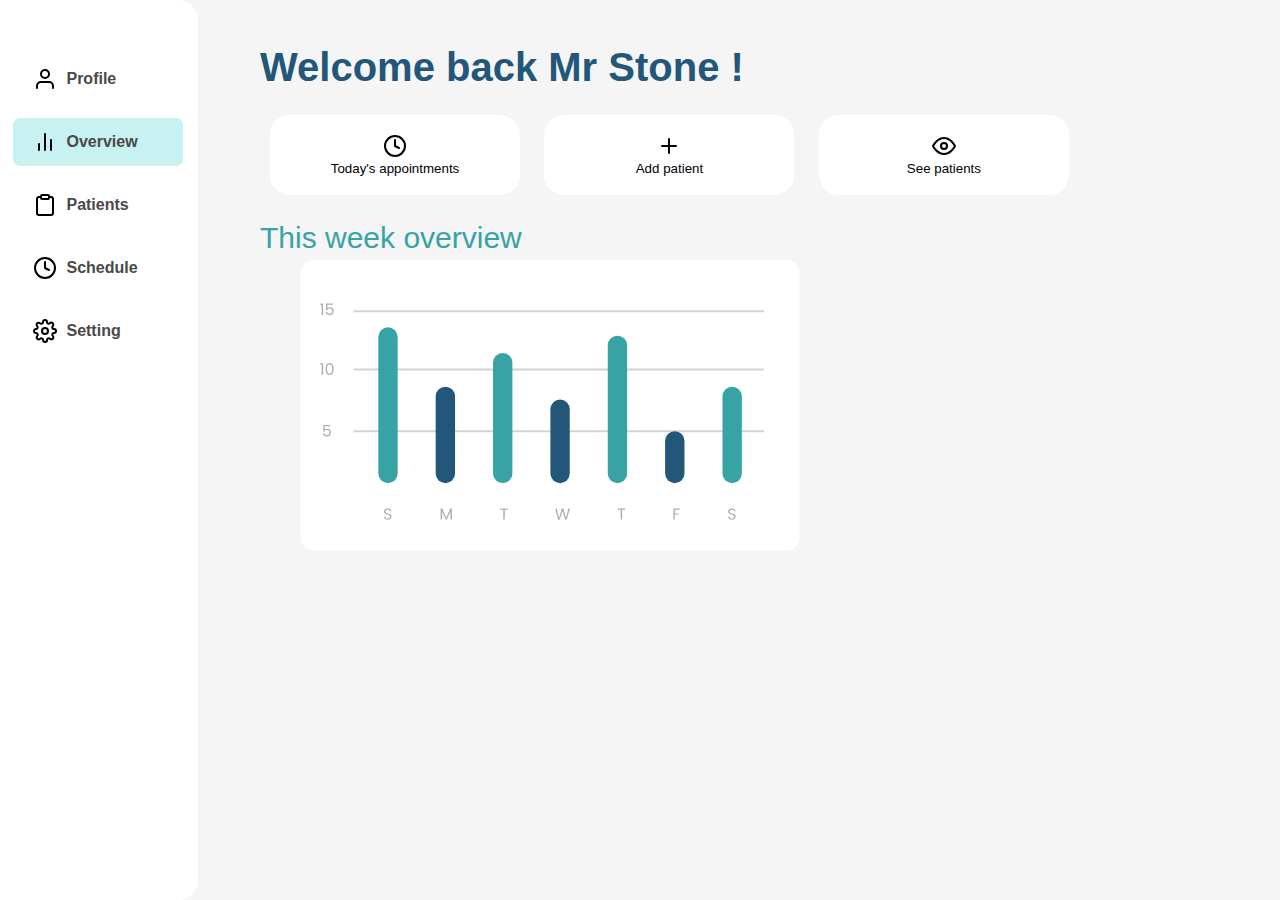
<file: index.html>
<!DOCTYPE html>
<html lang="en">
<head>
    <meta charset="UTF-8">
    <meta http-equiv="X-UA-Compatible" content="IE=edge">
    <meta name="viewport" content="width=device-width, initial-scale=1.0">
    <link rel="stylesheet" href="style.css">
    <title>Overview</title>
</head>
<body>
    <div class="global-container">
        <nav class="side-nav">
            <a href="./profile.html" class="bloc-link">
                <img src="svg/user.svg">
                <span class="nav-links">Profile</span>
            </a>
            <a href="#" class="bloc-link over">
                <img src="svg/bar-chart-2.svg">
                <span class="nav-links">Overview</span>
            </a>
            <a href="./Patients.html" class="bloc-link">
                <img src="svg/clipboard.svg">
                <span class="nav-links">Patients</span>
            </a>
            <a href="./Schedule.html" class="bloc-link">
                <img src="svg/clock.svg">
                <span class="nav-links">Schedule</span>
            </a>
            <a href="#" class="bloc-link">
                <img src="svg/setting.svg">
                <span class="nav-links">Setting</span>
            </a>
        </nav>
        <div class="main">
            <h1>Welcome back Mr Stone !</h1>
            <div class="btns">
                <button class="btn">
                    <img src="svg/clock.svg">
                    <p>Today's appointments</p>
                </button>
                <button class="btn">
                    <img src="svg/plus.svg">
                    <p>Add patient</p>
                </button>
                <button class="btn">
                    <img src="svg/eye.svg">
                    <p>See patients</p>
                </button>
            </div>
            <h2>This week overview</h2>
            <img src="svg/graph.svg" class="graph">
        </div>
    </div>
    <script src="app.js"></script>
</body>
</html>
</file>
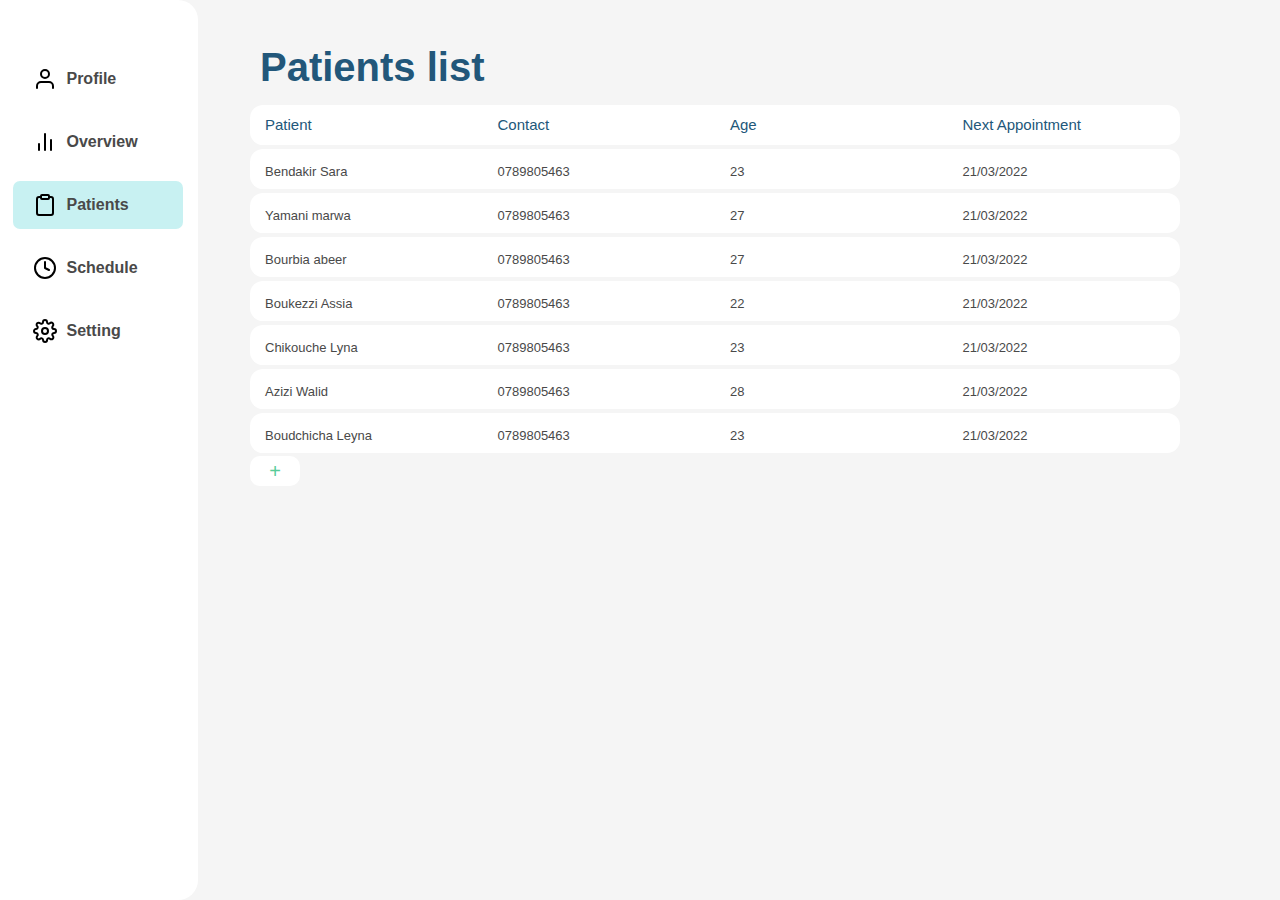
<file: Patients.html>
<!DOCTYPE html>
<html lang="en">
<head>
    <meta charset="UTF-8">
    <meta http-equiv="X-UA-Compatible" content="IE=edge">
    <meta name="viewport" content="width=device-width, initial-scale=1.0">
    <title>Patients</title>
    <link rel="stylesheet" href="style.css">
</head>
<body>
    
    <div class="global-container-patient">
        <nav class="side-nav">
            <a href="./profile.html" class="bloc-link">
                <img src="svg/user.svg">
                <span class="nav-links">Profile</span>
            </a>
            <a href="./index.html" class="bloc-link">
                <img src="svg/bar-chart-2.svg">
                <span class="nav-links">Overview</span>
            </a>
            <a href="#" class="bloc-link pat">
                <img src="svg/clipboard.svg">
                <span class="nav-links">Patients</span>
            </a>
            <a href="./Schedule.html" class="bloc-link">
                <img src="svg/clock.svg">
                <span class="nav-links">Schedule</span>
            </a>
            <a href="#" class="bloc-link">
                <img src="svg/setting.svg">
                <span class="nav-links">Setting</span>
            </a>
        </nav>
        <div class="list">
            <h1 class="titre-list">Patients list</h1>
            <div class="table">
                <p class="table-title">Patient</p>
                <p class="table-title">Contact</p>
                <p class="table-title">Age</p> 
                <p class="table-title">Next Appointment</p> 
            </div>
    
            <div class="table-results">
                <div class="table-item">
                    <p class="Patient">Bendakir Sara</p>
                    <p class="Contact">0789805463</p>
                    <p class="Age">23</p>
                    <p class="Apppoitment">21/03/2022</p>
                </div>
                <div class="table-item">
                    <p class="Patient">Yamani marwa</p>
                    <p class="Contact">0789805463</p>
                    <p class="Age">27</p>
                    <p class="Apppoitment">21/03/2022</p>
                </div>
                <div class="table-item">
                    <p class="Patient">Bourbia abeer</p>
                    <p class="Contact">0789805463</p>
                    <p class="Age">27</p>
                    <p class="Apppoitment">21/03/2022</p>
                </div>
                <div class="table-item">
                    <p class="Patient">Boukezzi Assia</p>
                    <p class="Contact">0789805463</p>
                    <p class="Age">22</p>
                    <p class="Apppoitment">21/03/2022</p>
                </div>
                <div class="table-item">
                    <p class="Patient">Chikouche Lyna</p>
                    <p class="Contact">0789805463</p>
                    <p class="Age">23</p>
                    <p class="Apppoitment">21/03/2022</p>
                </div>
                <div class="table-item">
                    <p class="Patient">Azizi Walid</p>
                    <p class="Contact">0789805463</p>
                    <p class="Age">28</p>
                    <p class="Apppoitment">21/03/2022</p>
                </div>
                <div class="table-item">
                    <p class="Patient">Boudchicha Leyna</p>
                    <p class="Contact">0789805463</p>
                    <p class="Age">23</p>
                    <p class="Apppoitment">21/03/2022</p>
                </div>
                <div class="ajouter modal-trigger">+</div>
            </div>
        </div>
    </div>
    <div class="modal-container">
        <div>
            <div class="overlay modal-trigger"></div>
            <div class="modal">
                <button class="close-modal modal-trigger">X</button>
                <h1>Add a prescription</h1>
                <div class="form">
                    <input type="text" id="name" placeholder="Full name">
                    <input type="text" id="age" placeholder="Age">
                    <input type="text" id="height" placeholder="Height">
                    <input type="text" id="ssn" placeholder="SSN">
                    <input type="text" id="blood" placeholder="Blood">
                    <input type="text" id="weight" placeholder="Weight">
                </div>
                <button class="confirm-modal modal-trigger">Confirm</button>
            </div>
        </div>
    </div>
    
    
    
<script src="app.js"></script>
</body>
</html>
</file>
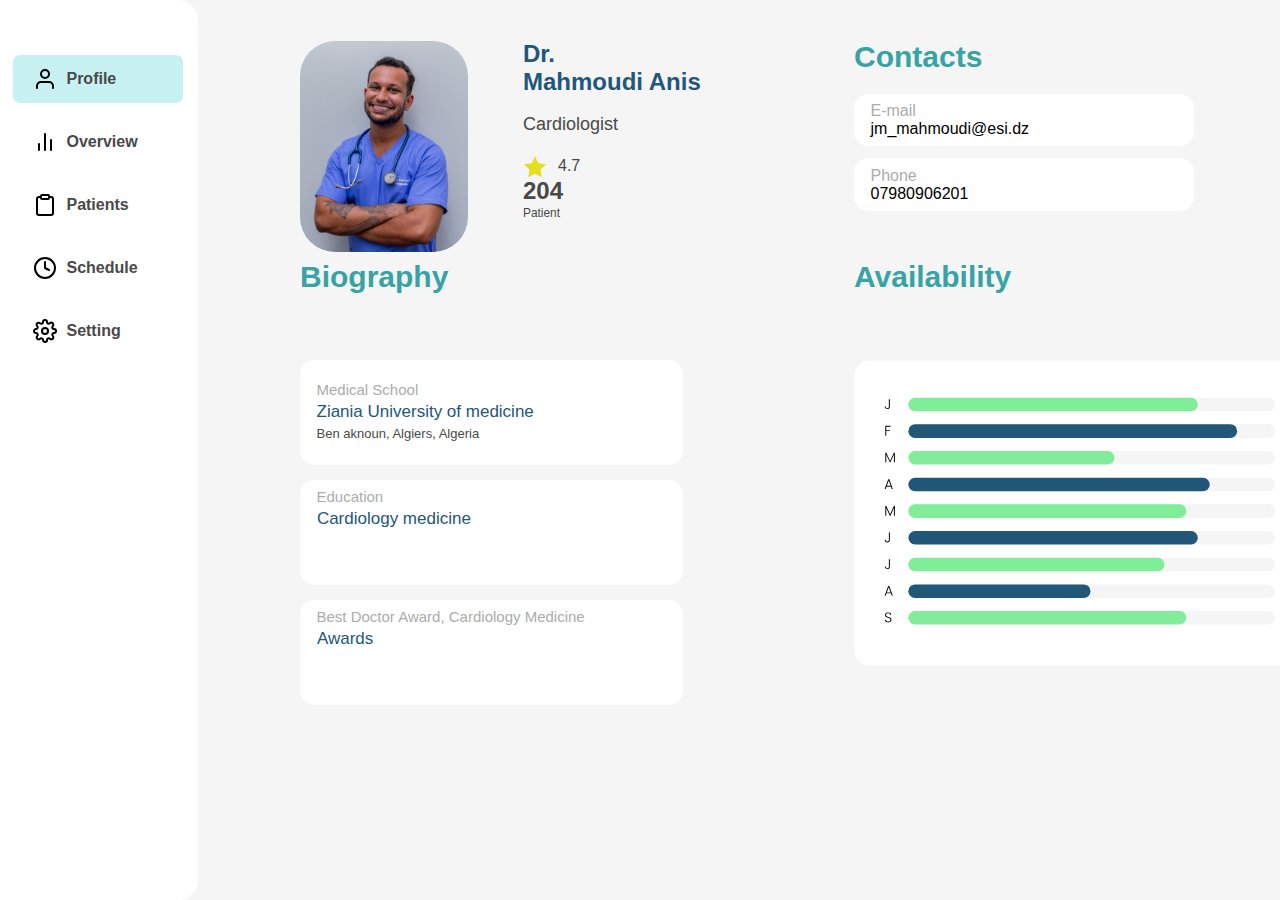
<file: profile.html>
<!DOCTYPE html>
<html lang="en">
<head>
    <meta charset="UTF-8">
    <meta http-equiv="X-UA-Compatible" content="IE=edge">
    <meta name="viewport" content="width=device-width, initial-scale=1.0">
    <link rel="stylesheet" href="style.css">
    <title>Profile</title>
</head>
<body>
    <div class="global-container">
        <nav class="side-nav">
            <a href="#" class="bloc-link prof">
                <img src="svg/user.svg">
                <span class="nav-links">Profile</span>
            </a>
            <a href="./index.html" class="bloc-link">
                <img src="svg/bar-chart-2.svg">
                <span class="nav-links">Overview</span>
            </a>
            <a href="./Patients.html" class="bloc-link">
                <img src="svg/clipboard.svg">
                <span class="nav-links">Patients</span>
            </a>
            <a href="./Schedule.html" class="bloc-link">
                <img src="svg/clock.svg">
                <span class="nav-links">Schedule</span>
            </a>
            <a href="#" class="bloc-link">
                <img src="svg/setting.svg">
                <span class="nav-links">Setting</span>
            </a>
        </nav>
        <div class="profile">
            <div class="group-22">
                <img class="doc" src="svg/Doctor.jpg" />
                <div class="flex-col-1">
                  <div class="dr-mahmoudi-anis">Dr.<br />Mahmoudi Anis</div>
                  <div class="cardiologist">Cardiologist</div>
                  <div class="flex-row-1">
                    <div class="icon">
                      <img class="vector-11" src="svg/star.svg" />
                    </div>
                    <div class="text-1">4.7</div>
                  </div>
                  <div class="x204-patientpoppins-semi-bold-gravel-23-8px">
                    <span class="poppins-semi-bold-gravel-23-8px">204<br/></span><span class="span1">Patient</span>
                  </div>
                </div>
              </div>
              <h1 class="title">Biography</h1>
              <div class="group-21">
                <div class="overlap-group5">
                  <div class="medical-school">Medical School</div>
                  <div class="ziania-university-of-medicine">Ziania University of medicine</div>
                  <div class="name">Ben aknoun, Algiers, Algeria</div>
                </div>
                <div class="overlap-group7">
                  <div class="education">Education</div>
                  <div class="cardiology-medicine">Cardiology medicine</div>
                </div>
                <div class="overlap-group6">
                  <div class="surname">Best Doctor Award, Cardiology Medicine</div>
                  <div class="awards">Awards</div>
                </div>
            </div>
            <div class="group-19">
                <div class="contacts">Contacts</div>
                <div class="overlap-group4">
                  <div class="e-mail">E-mail</div>
                  <div class="jm_mahmoudiesidztext">jm_mahmoudi@esi.dz</div>
                </div>
                <div class="phone-container">
                    <div class="phone-1">Phone</div>
                  <div class="phonetext">07980906201</div>
                  
                </div>
              </div>
              <h1 class="title1">Availability</h1>
              <div><img  class="chart" src="svg/Group 20.svg"></div>
        </div>
    </div>
    <script src="app.js"></script>
</body>
</html>
</file>
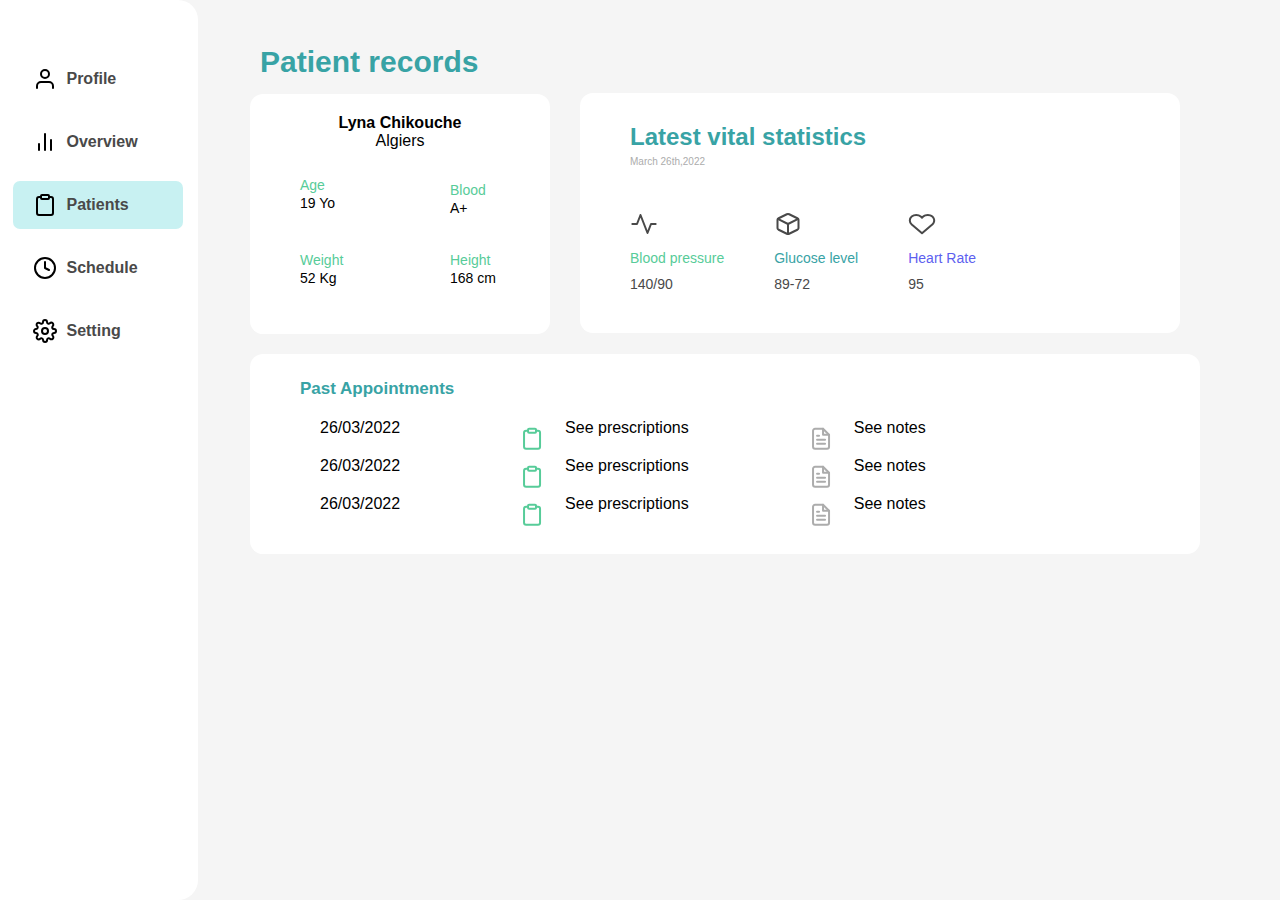
<file: records.html>
<!DOCTYPE html>
<html lang="en">
<head>
    <meta charset="UTF-8">
    <meta http-equiv="X-UA-Compatible" content="IE=edge">
    <meta name="viewport" content="width=device-width, initial-scale=1.0">
    <title>Document</title>
    <link rel="stylesheet" href="style.css">
</head>
<body>
    <div class="global-container-records">
        <nav class="side-nav">
            <a href="./profile.html" class="bloc-link">
                <img src="svg/user.svg">
                <span class="nav-links">Profile</span>
            </a>
            <a href="./index.html" class="bloc-link">
                <img src="svg/bar-chart-2.svg">
                <span class="nav-links">Overview</span>
            </a>
            <a href="#" class="bloc-link pat">
                <img src="svg/clipboard.svg">
                <span class="nav-links">Patients</span>
            </a>
            <a href="./Schedule.html" class="bloc-link">
                <img src="svg/clock.svg">
                <span class="nav-links">Schedule</span>
            </a>
            <a href="#" class="bloc-link">
                <img src="svg/setting.svg">
                <span class="nav-links">Setting</span>
            </a>
        </nav>
        <div class="main-records">
            <h1>Patient records</h1>
            <div class="info">
                <p class="nom">Lyna Chikouche</p>
                <p class="ville">Algiers</p>
                <p class="ag"><span class="i">Age</span></br>19 Yo</p>
                <p class="blood"><span class="i">Blood</span></br>A+</p>
                <p class="weight"><span class="i">Weight</span></br>52 Kg</p>
                <p class="height"><span class="i">Height</span></br>168 cm</p>
            </div>
            <div class="stat">
                <h2 class="s">Latest vital statistics</h2>
                <p class="date">March 26th,2022</p>
                <div class="list">
                    <div class="pressure">
                        <img src="svg/activity.svg">
                        <p>Blood pressure</p>
                        <p class="res">140/90</p>
                    </div>
                    <div class="glucose">
                        <img src="svg/box.svg">
                        <p>Glucose level</p>
                        <p class="res">89-72</p>
                    </div>
                    <div class="heart">
                        <img src="svg/heart.svg">
                        <p>Heart Rate</p>
                        <p class="res">95</p>
                    </div>
                </div>
                
            </div>
            <div class="past-appointments">
                <h2 class="past">Past Appointments</h2>
                <div class="b">
                    <div class="date">
                        <p>26/03/2022</p>
                        <p>26/03/2022</p>
                        <p>26/03/2022</p>
                    </div>
                    <div class="see">
                        <div class="tt">
                            <img src="svg/clipboard2.svg">
                            <p>See prescriptions</p>
                        </div>
                        <div class="tt">
                            <img src="svg/clipboard2.svg">
                            <p>See prescriptions</p>
                        </div>
                        <div class="tt">
                            <img src="svg/clipboard2.svg">
                            <p>See prescriptions</p>
                        </div>
                    </div>
                    <div class="note">
                        <div class="tt">
                            <img src="svg/file.svg">
                            <p>See notes</p>
                        </div>
                        <div class="tt">
                            <img src="svg/file.svg">
                            <p>See notes</p>
                        </div>
                        <div class="tt">
                            <img src="svg/file.svg">
                            <p>See notes</p>
                        </div>
                    </div>
                </div>
                
            </div>
        </div>
    </div>
    
</body>
</html>
</file>
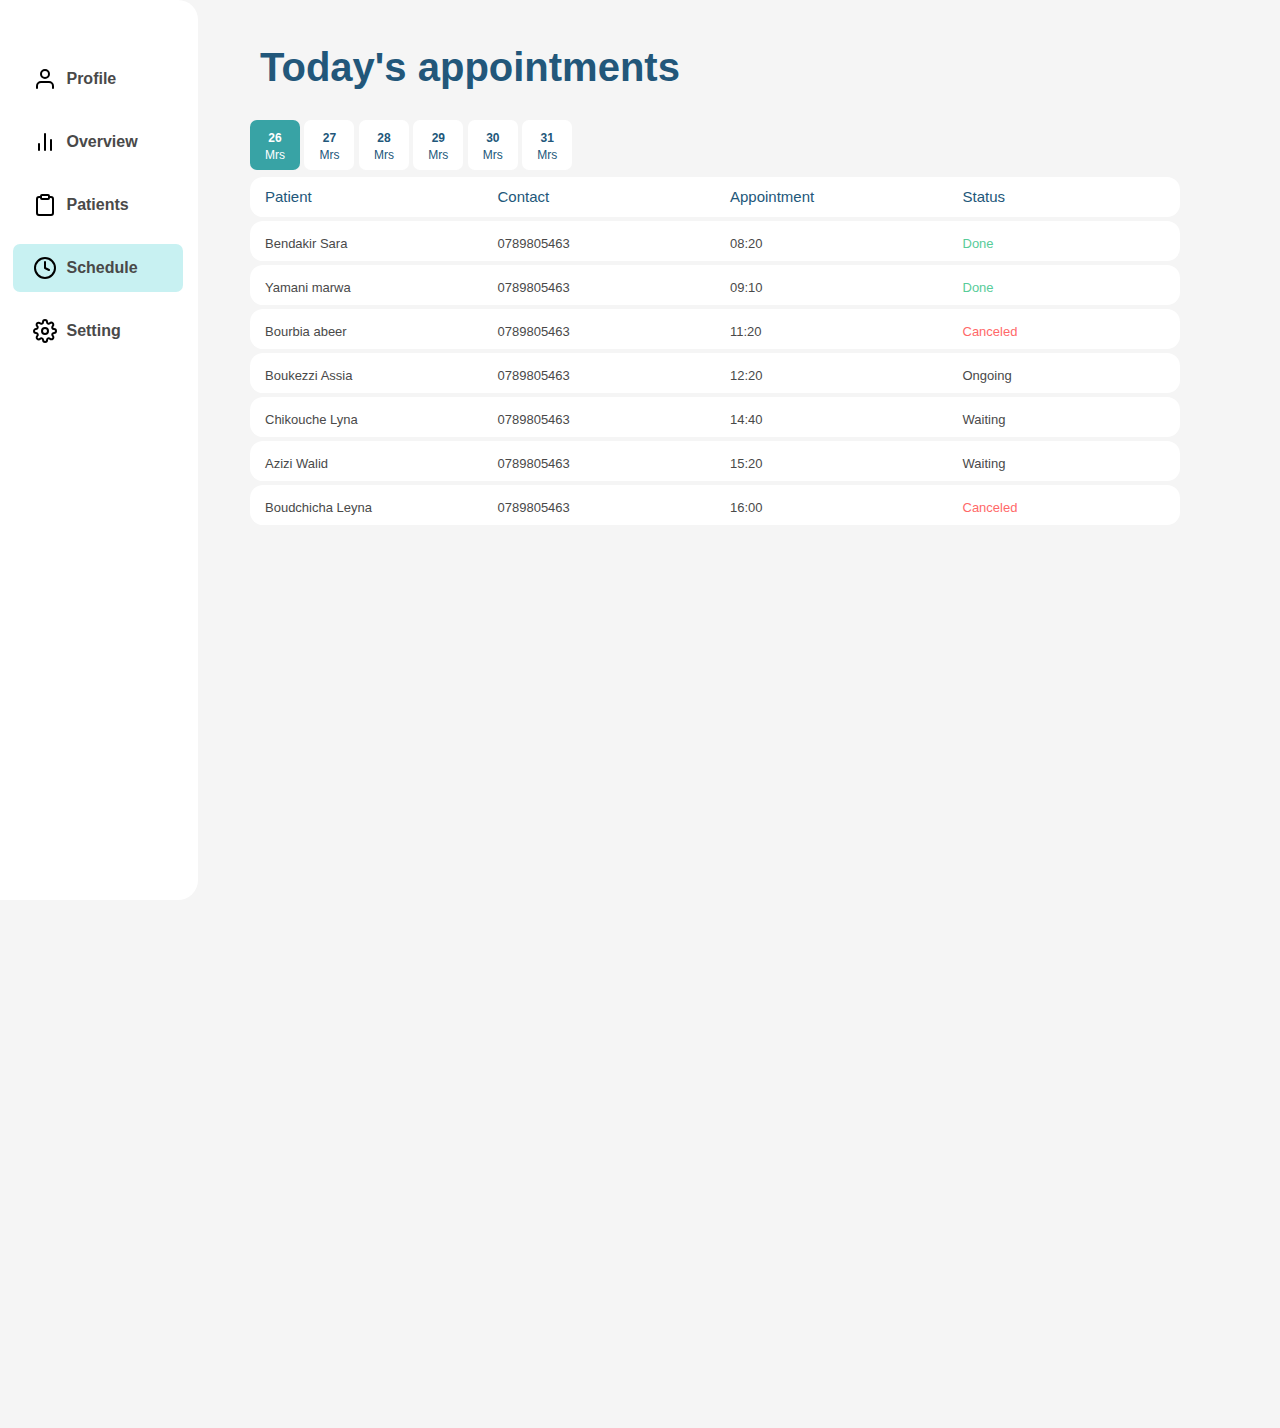
<file: Schedule.html>
<!DOCTYPE html>
<html lang="en">
<head>
    <meta charset="UTF-8">
    <meta http-equiv="X-UA-Compatible" content="IE=edge">
    <meta name="viewport" content="width=device-width, initial-scale=1.0">
    <title>Schedule</title>
    <link rel="stylesheet" href="style.css">
</head>
<body>
    <div class="global-container-schedule">
        <nav class="side-nav">
            <a href="./profile.html" class="bloc-link">
                <img src="svg/user.svg">
                <span class="nav-links">Profile</span>
            </a>
            <a href="./index.html" class="bloc-link">
                <img src="svg/bar-chart-2.svg">
                <span class="nav-links">Overview</span>
            </a>
            <a href="./Patients.html" class="bloc-link">
                <img src="svg/clipboard.svg">
                <span class="nav-links">Patients</span>
            </a>
            <a href="#" class="bloc-link sch">
                <img src="svg/clock.svg">
                <span class="nav-links ">Schedule</span>
            </a>
            <a href="#" class="bloc-link">
                <img src="svg/setting.svg">
                <span class="nav-links">Setting</span>
            </a>
        </nav>

        <div class="main-schedule">
            <h1>Today's appointments</h1>
            <div class="date">
                <button class="btn-dat btn-date"><span>26</span> </br>Mrs</button>
                <button class="btn-date"><span>27</span> </br>Mrs</button>
                <button class="btn-date"><span>28</span> </br>Mrs</button>
                <button class="btn-date"><span>29</span> </br>Mrs</button>
                <button class="btn-date"><span>30</span> </br>Mrs</button>
                <button class="btn-date"><span>31</span> </br>Mrs</button>
            </div>
            <div class="table">
                <p class="table-title">Patient</p>
                <p class="table-title">Contact</p>
                <p class="table-title">Appointment</p> 
                <p class="table-title">Status</p> 
            </div>
    
            <div class="table-results modal-trigger">
                <div class="table-item ">
                    <p class="Patient">Bendakir Sara</p>
                    <p class="Contact">0789805463</p>
                    <p class="Apppoitment">08:20</p>
                    <p class="Status s1">Done</p>
                </div>
                <div class="table-item">
                    <p class="Patient">Yamani marwa</p>
                    <p class="Contact">0789805463</p>
                    <p class="Apppoitment">09:10</p>
                    <p class="Status s2">Done</p>
                </div>
                <div class="table-item">
                    <p class="Patient">Bourbia abeer</p>
                    <p class="Contact">0789805463</p>
                    <p class="Apppoitment">11:20</p>
                    <p class="Status s3">Canceled</p>
                </div>
                <div class="table-item">
                    <p class="Patient">Boukezzi Assia</p>
                    <p class="Contact">0789805463</p>
                    <p class="Apppoitment">12:20</p>
                    <p class="Status s4">Ongoing</p>
                </div>
                <div class="table-item">
                    <p class="Patient">Chikouche Lyna</p>
                    <p class="Contact">0789805463</p>
                    <p class="Apppoitment">14:40</p>
                    <p class="Status s5">Waiting</p>
                </div>
                <div class="table-item">
                    <p class="Patient">Azizi Walid</p>
                    <p class="Contact">0789805463</p>
                    <p class="Apppoitment">15:20</p>
                    <p class="Status s6">Waiting</p>
                </div>
                <div class="table-item">
                    <p class="Patient">Boudchicha Leyna</p>
                    <p class="Contact">0789805463</p>
                    <p class="Apppoitment">16:00</p>
                    <p class="Status s7">Canceled</p>
                </div>
            </div>
        </div>
    </div>

    <div class="modal-container ">
        <div>
            <div class="overlay modal-trigger"></div>
            <div class="modal">
                <button class="close-modal modal-trigger">X</button>
                <h1>Appointment's information</h1>
                <div class="form">
                    <input type="text" id="Patient" placeholder="Patient">
                    <input type="text" id="heure" placeholder="Date and hour">
                    <input type="text" id="status" placeholder="Status">
                </div>
                <button class="prescription">
                    <img src="svg/clipboard.svg">
                    <p class="modal-trigger assia-btn">Add a prescription</p>
                </button>
                <button class="confirm-modal modal-trigger">Confirm</button>
            </div>
        </div>
    </div>
    <div class="modal-container2 ">
        <div>
            <div class="overlay modal-trigger"></div>
            <div class="modal">
                <button class="close-modal modal-trigger">X</button>
                <h1>Appointment's information</h1>
                <div class="li">
                    <div class="d">Drugs</div>
                    <div class="d">Dosage per day</div>
                    <div class="d">Duration</div>
                </div>
                
                <div class="ligne"></div>
                <div class="ligne"></div>
                <div class="ligne"></div>
                <button class="confirm-modal modal-trigger">Confirm</button>
            </div>
        </div>
    </div>
    <script src="app.js"></script>
</body>
</html>
</file>
<file: style.css>
* {
    margin: 0;
    padding: 0;
    box-sizing: border-box;
}

body {
    font-family: "poppins", sans-serif;
    background: #F5F5F5;
}
.global-container1{
    display: flex;
}


.global-container, .global-container-schedule, .global-container-patient, .global-container-records{
    display: grid;
    grid-template-columns: 250px 1fr;
}

.side-nav {
    position: absolute;
    width: 200px;
    height: 100%; 
    left: -1.56px;
    top: 0px;
    background: #FFFFFF;
    border-radius: 0px 20px 20px 0px;
    padding-top:40px ;
}

.bloc-link {
    display: flex;
    font-weight: 300;
    color: #494949;
    text-decoration: none;
    padding: 5px 20px;
    cursor: pointer;
    border-radius: 7px;
    margin: 15px;
}

.bloc-link:hover {
    background: #C8F1F2;
    transition: 0.3s;
}

.nav-links {
    padding: 9px;
}

.main , .main-schedule, .list, .main-records{
    grid-column: 2;
    
}

.main h1, .main-schedule h1, .titre-list{
    top: 120px;
    color: #22577A;
    font-size: 40px;
    font-weight: 700, bold;
    top: 120px;
    margin-left: 10px;
    margin-bottom: 15px;
    margin-top: 45px;
}
.btns{
    margin: 10px;
}


.btn {
    background: #FFFFFF;
    border-radius: 20px;
    border: none;
    padding: 6px;
    width: 250px;
    height: 80px;
    margin: 10px;
    cursor: pointer;
}
.btn:hover{
    background: #C8F1F2;
    transition: 0.3s;
}
.main h2 {
    font-size: 30px;
    font-weight: 400;
    line-height: 45px;
    color: #38A3A5;
    margin-left: 10px;
    margin-top: 5px;
}

.btn-date {
    
    justify-content: center;
    align-items: center;
    background: #FFFFFF;
    border-radius: 7px;
    border: none;
    width: 50px;
    height: 50px;
    color: #22577A;
    font-size: 12px;
    margin-top: 15px;
    cursor: pointer;
}

span {
    font-weight: 700;
    line-height: 20px;
}

.table {
    display: grid;
    grid-template-columns: repeat(4, 1fr) ;
    grid-column: 2;
    margin-top: 7px;
    margin-right: 100px;
    background-color: #FFFFFF;
    border-radius: 13px;
    height: 40px;
}

.table-title {
    display: box;
    font-size: 16px;
    padding: 10px 15px 20px;
    padding-top: 5px;
    justify-content: center;
    align-items: center;
    color: #22577A;
    font-weight: 300;
    font-size:15px;
    line-height: 30px;
}

.table-results {
    grid-column: 1/-1;
}

.table-item {
    display: grid;
    grid-template-columns: repeat(4, 1fr) ;
    grid-column: 2;
    margin-top: 4px;
    margin-right: 100px;
    margin-bottom: 3px;
    align-items: center;
    background-color: #FFFFFF;
    border-radius: 13px;
    height: 40px;
    color: #494949;
    font-size: 13px;
    cursor: pointer;
}

.Patient, .Contact, .Apppoitment, .Status, .Age {
    padding: 15px;
    justify-content: center;
    align-items: center;

}

 .s1, .s2 {
    color: #57CC99;
} 
.s3, .s7 {
    color: #FF6969;
} 

.s6, .s5 {
    color: #494949;
} 
.titreG{
    font-size: 23px;
    margin-top: 60px;
    margin-left: 130px;
    display: flex;
    align-items: center;
}

.titre1 {
    color: #22577A;
    font-weight: 400;
    font-size: 50px;
}
.logo {
    width: 220px;
    padding-left: 10px;

}
.slog {
    margin-left: 130px;
    color: #494949;
    font-weight: 400;
    font-size: 22px;
    line-height: 48px;
}
.login {
    margin-top: 40px;
    margin-left: 130px;
    display: grid;
    grid-template-rows: 50px 50px 50px;
    width: 300px;
}
.deco {
    
    
}
.graph{

    width: 500px;
    margin-left: 50px;
}
.login input {
    background: #FFFFFF;
    border-radius: 20px;
    border: none;
    margin-bottom: 10px;
    padding-left: 13px;
}
.login input::placeholder{
    color: #ACACAC;
    font-size: 16px;
}
.ajouter {
    margin-right: 100px;
    width: 50px;
    height: 30px;
    background-color: #FFFFFF;
    align-items: center;
    justify-content: center;
    display: flex;
    border-radius: 10px;
    font-size: 20px;
    color: #57CC99;
    cursor: pointer;
}

.main-records h1 {
    top: 120px;
    color: #38A3A5;
    font-size: 30px;
    font-weight: 700, bold;
    top: 120px;
    margin-left: 10px;
    margin-bottom: 15px;
    margin-top: 45px;
}
.info{
    width: 300px;
    height: 240px;
    background-color: #FFFFFF;
    border-radius: 13px;
    padding-top: 10px;
    align-items: center;
    justify-content: center;

}
.info .nom {
    padding-top: 10px;
    align-items: center;
    justify-content: center;
    display: flex;
    font-weight: 600;
    
}
.info .ville {
    align-items: center;
    justify-content: center;
    display: flex;
}
.ag {
    padding-left: 50px;
    padding-top: 25px;
    font-size: 14px;
}
.blood {
    position: absolute;
    width: 51px;
    height: 27px;
    left: 450px;
    top: 180px;
    font-size: 14px;
}

.weight{
    position: absolute;
    width: 51px;
    height: 27px;
    left: 300px;
    top: 250px;
    font-size: 14px;
}
.height {
    position: absolute;
    width: 51px;
    height: 27px;
    left: 450px;
    top: 250px;
    font-size: 14px;
}
.i{
    color: #57CC99;
    font-weight: 400;
}
.stat {
    position: absolute;
    top: 93px;
    left: 580px;
    width: 600px;
    height: 240px;
    background-color: #FFFFFF;
    border-radius: 13px;
    padding-top: 10px;
    align-items: center;
    justify-content: center;
}
.stat h2 {
    color: #38A3A5;
    font-weight: 600;
    font-size: 14;
    padding-top: 20px;
    padding-left: 50px;
    padding-bottom: 5px;
}
.stat .date{
    color: #ACACAC;
    font-weight: 300;
    font-size: 10px;
    padding-left: 50px;
}
.stat .list {
    display: flex;
    padding-left: 50px;
    padding-top: 45px;
}
.stat .list .glucose{
    margin-left: 50px;
    margin-right: 50px;
}
.pressure p{
    color: #57CC99;
    font-weight: 400;
    font-size: 14px;
    margin-top: 10px;
}
.glucose p{
    color: #38A3A5;
    font-weight: 400;
    font-size: 14px;
    margin-top: 10px;
}
.heart p{
    font-weight: 400;
    color: #5D5FEF;
    font-size: 14px;
    margin-top: 10px;
}
.list .res{
    color: #494949;
    font-size: 14px;
}
.past-appointments{
    margin-top: 20px;
    position: absolute;
    width: 950px;
    height: 200px;
    background-color: #FFFFFF;
    border-radius: 13px;
    padding-top: 10px;
    align-items: center;
    justify-content: center;
}
.b {
    display: flex;
    padding-left: 50px;
    margin-top: 20px;
}
.past{
    padding-top: 15px;
    padding-left: 50px;
    font-size: 17px;
    font-weight: 600;
    color: #38A3A5;
}
.sch, .pat, .over, .prof{
    background: #C8F1F2;
}
.b p{
    margin-bottom: 20px;
    margin-left: 20px;
    margin-right: 120px;
}
.tt{
    display: flex;
    align-items: center;
}
.btn-dat{
    background-color: #38A3A5;
    color: #fff;
}
.modal h1{
    color: #22577A;
    font-weight: 600;
    font-size: 20px;
}
.modal-container {
    visibility: hidden;
    position: fixed;
    top: 0;
    width: 100vw;
    height: 100vh;
    transition: visibility 0.4s;
}
.modal {
    opacity: 0;
    width: 95%;
    max-width: 500px;
    min-width: 300px;
    height: 300px;
    padding: 30px;
    background: #fff;
    position: absolute;
    border-radius: 5px;
    top: 40%;
    left: 50%;
    transform: translate(-50%, calc(-50% - 50px));
    transition: opacity 0.4s ease-out,
    transform 0.4s ease-out;
}
.modal-container.active .modal {
    opacity: 1;
    transform: translate(-50%, -50%);
    transition: opacity 0.4s 0.2s ease-out
    transform 0.4s 0.2s ease-out;
}

.close-modal{
    padding: 8px 10px;
    border: none;
    border-radius: 5px;
    font-size: 18px;
    position: absolute;
    top: 10px;
    right: 10px;
    color: #38A3A5;;
    cursor: pointer;
}
.confirm-modal {
    position: absolute;
    color: #38A3A5;;
    cursor: pointer;
    border: 1px solid;
    background-color: #FFFFFF;
    padding: 7px 19px;
    border-radius: 5px;
    right: 62px;
    top: 240px;
}

.modal-container.active {
    /*display: block;*/ 
    visibility: visible;
}

.overlay {
    opacity: 0;
    position: absolute;
    width: 100%;
    height: 100%;
    background: #C4C4C4;
    transition: opacity 0.4s 0.2s ease-out;
}
.modal-container.active .overlay {
    opacity: 0.6;
    transition: opacity 0.4s ease-out;
}
.modal-container.active .modal {
    opacity: 1;
    transform: translate(-50%, -50%);
    transition: opacity 0.4s 0.2s ease-out
    transform 0.4s 0.2s ease-out;
}
.form input{
    margin: 17px;
    border: 1px solid;
    border-color: #38A3A5;
    padding: 5px;
    border-radius: 4px;
}
.form input::placeholder{
    font-size: 12px;
}
.form #Patient {
    margin-top: 30px;
    width: 385px;
}
.prescription {
    display: flex;
    align-items: center;
    border: none;
    background-color: #FFFFFF;
    margin-top: 10px;
    margin-left: 20px;
    cursor: pointer;
    color: #494949;
}
.prescription img {
    width: 20px;
    padding-right: 5px;
}

.modal .li{
    display: flex;
}
.li .d{
    margin-left: 40px;
    margin-right: 20px;
    margin-top: 10px;
    color: #38A3A5;
}
.modal .ligne{
    border-bottom: 1px solid;
    border-color: #494949;
    height: 40px;
    

}

.group-22 {
    align-items: flex-start;
    display: flex;
    height: 212px;
    left: 300px;
    min-width: 423px;
    position: absolute;
    top: 40px;
  }
  
  .flex-col-1 {
    align-items: flex-start;
    display: flex;
    flex-direction: column;
    margin-left: 55px;
    min-height: 200px;
    width: 192px;
  }
  
  .flex-row-1 {
    align-items: flex-start;
    display: flex;
    height: 26px;
    margin-top: 11px;
    min-width: 57px;
  }
  
  .icon {
    align-items: flex-start;
    display: flex;
    height: 24px;
    padding: 0px 0;
    width: 24px;
  }
  
  .vector-11 {
    height: 23px;
    width: 24px;
  }
  
  .text-1 {
    align-self: flex-end;
    color: #494949;
    font-size: 16;
    font-weight: 300;
    letter-spacing: 0;
    margin-left: 11px;
    min-height: 24px;
    min-width: 22px;
  }
  
  .cardiologist {
    color: #494949;
    font-size: 18px;
    font-weight: 300;
    letter-spacing: 0;
    margin-top: 2px;
    min-height: 30px;
  }
  
  .x204-patient {
    letter-spacing: 0;
    margin-top: 10px;
    min-height: 40px;
    width: 46px;
  }
  
  .span1 {
    
    color: #494949;
    font-size: 11.9px;
    font-weight: 300;
  }
  
  .dr-mahmoudi-anis {
    color: #22577A;
    font-family: var(--font-family-poppins);
    font-size: 24px;
    font-weight: 600;
    letter-spacing: 0;
    min-height: 72px;
  }
  
  .doc {
    align-self: center;
    height: 211px;
    margin-top: 0.47px;
    object-fit: cover;
    border-radius: 35px;
    width: 168px;
  }
  .poppins-semi-bold-gravel-23-8px{
    font-weight: 600;
    font-size: 24px;
    color: #494949;
  }
  .title {
    color: #38A3A5;
    font-size: 30px;
    left: 300px;
    letter-spacing: 0;
    position: absolute;
    top: 260px;
  }
  .group-21 {
    align-items: flex-start;
    display: flex;
    flex-direction: column;
    left: 300px;
    min-height: 345px;
    position: absolute;
    top: 360px;
    width: 397px;
  }
  
  .overlap-group6 {
    align-items: flex-start;
    justify-content: flex-start;
    background-color: #FFFFFF;
    border-radius: 15px;
    display: flex;
    flex-direction: column;
    margin-top: 15px;
    min-height: 105px;
    padding: 8.2px 16.5px;
    width: 383px;
  }
  
  .awards {
    letter-spacing: 0;
    margin-left: 0.38px;
    min-height: 24px;
    color: #22577A;
    font-size: 17px;
  }
  
  .surname {
    letter-spacing: 0;
    min-height: 21px;
    color: #ACACAC;
    font-size: 15px;
  }
  
  .overlap-group7 {
    align-items: flex-start;
    justify-content: flex-start;
    background-color: #FFFFFF;
    border-radius: 15px;
    display: flex;
    flex-direction: column;
    margin-top: 15px;
    min-height: 105px;
    padding: 8.2px 16.5px;
    width: 383px;
  }
  
  .education {
    letter-spacing: 0;
    min-height: 21px;
    color: #ACACAC;
    font-size: 15px;
  }
  
  .cardiology-medicine {
    letter-spacing: 0;
    margin-left: 0.38px;
    min-height: 24px;
    color: #22577A;
    font-size: 17px;
  }
  
  .overlap-group5 {
    align-items:flex-start ;
    justify-content: center;
    background-color:#FFFFFF;
    border-radius: 15px;
    display: flex;
    flex-direction: column;
    min-height: 105px;
    padding:  8.2px 16.5px;
    width: 383px;
  }
  
  .name {
    color: #494949;
    font-size: 13px;
    font-weight: 400;
    letter-spacing: 0;
    min-height: 18px;

  }
  
  .ziania-university-of-medicine {
    letter-spacing: 0;
    min-height: 24px;
    color: #22577A;
    font-size: 17px;
  }
  
  .medical-school {
    letter-spacing: 0;
    min-height: 21px;
    color: #ACACAC;
    font-size: 15px;
  }
  .group-19 {
    align-items: flex-start;
    display: flex;
    flex-direction: column;
    left: 854px;
    min-height: 222px;
    position: absolute;
    top: 40px;
    width: 473px;
  }
  
  .contacts {
    letter-spacing: 0;
    min-height: 54px;
    font-weight: 700;
    color: #38A3A5;
    font-size: 30px;
  
  }
  
  .overlap-group4 {
    background-color: #FFFFFF;
    align-items: flex-start;
    justify-content: center;
    border-radius: 15px;
    min-height: 45px;
    margin-top: 0px;
    padding:  8.2px 16.5px;
    min-width: 340px;
  }
  
  .jm_mahmoudiesidz {
    color: var(--grey);
    font-weight: 400;
    align-items: flex-start;
    justify-content: flex-start;
    
    color: #494949;
  }
  
  .e-mail {
    
    letter-spacing: 0;
    
    color: #ACACAC;
  }
  
  .phone-container {
    background-color: #FFFFFF;
    align-items: flex-start;
    justify-content: center;
    border-radius: 15px;
    min-height: 45px;
    margin-top: 12px;
    padding:  8.2px 16.5px;
    min-width: 340px;
  }
  
  .phone-1 {
    
    letter-spacing: 0;
    color: #ACACAC;
  }
  
  .phone {
    letter-spacing: 0;
    color: #494949;
  }
  .title1 {
    color: #38A3A5;
    font-size: 30px;
    left: 854px;
    letter-spacing: 0;
    position: absolute;
    top: 260px;
  }
  .chart{
    position: absolute;
    top:360px;
    left:854px ;
  }

.log{
    padding: 20px;
    text-decoration: none;
    background-color: #38A3A5;
    color: #FFFFFF;
    border-radius: 10px;
    justify-content: center;
    align-items: center;
}
</file>
